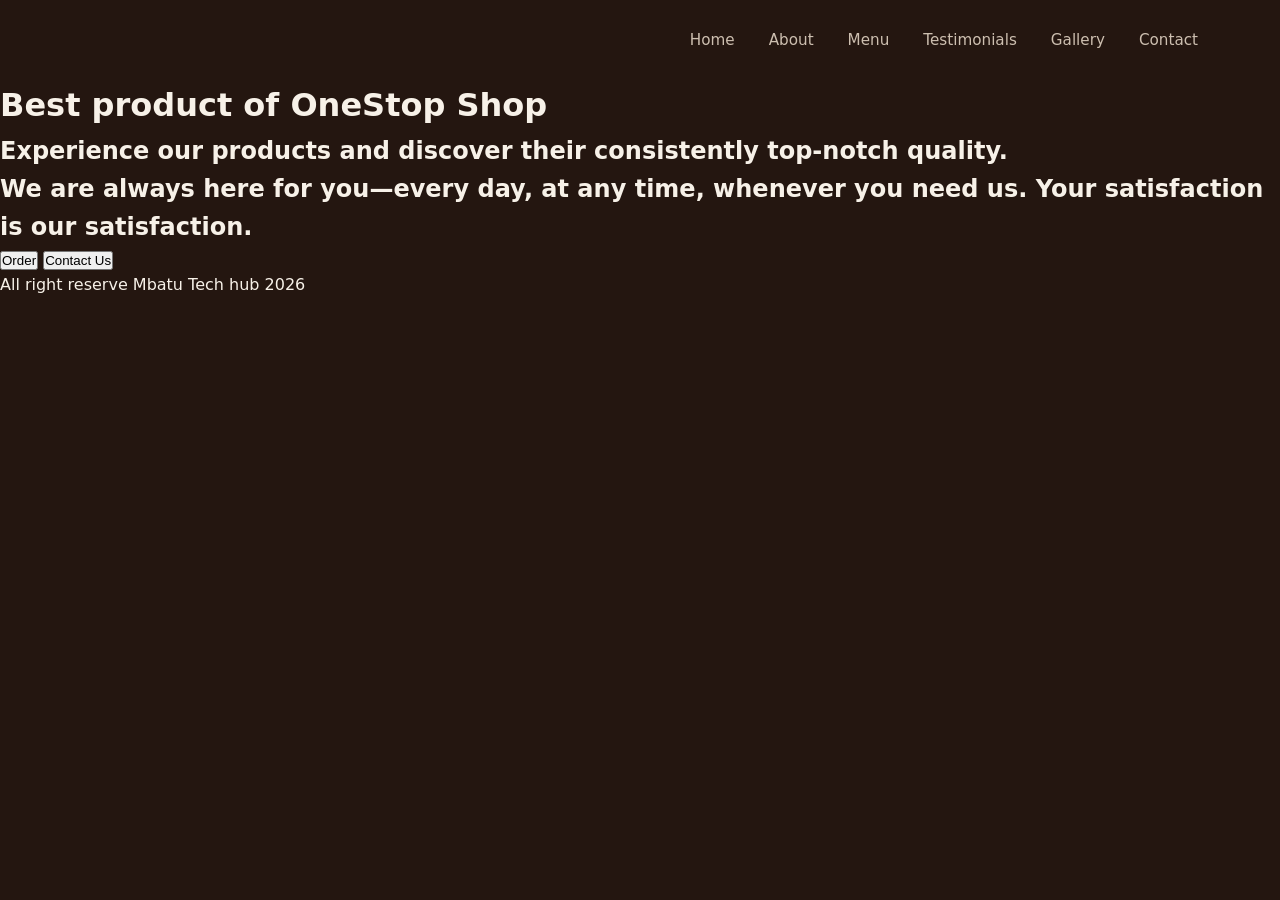
<file: Index.html>
<!DOCTYPE html>
<html lang="en">
<head>
    <meta charset="UTF-8">
    <meta name="viewport" content="width=device-width, initial-scale=1.0">
    <title>OneStop Shop</title>
</head>
<link rel="stylesheet" href="style.css">
<body>
    <header>
        <nav class="navbar">
            <a href="#" class="nav-logo">
                <h2 class="logo-text"></h2>
            </a>
            <ul class="nav-menu">
                <li class="nav-item">
                    <a href="home.html" class="nav-link">Home</a>
                    <li class="nav-item">
                    <a href="#" class="nav-link">About</a>
                    <li class="nav-item">
                    <a href="Menu.html" class="nav-link">Menu</a>
                    <li class="nav-item">
                    <a href="#" class="nav-link">Testimonials</a>
                    <li class="nav-item">
                    <a href="Gallery.html" class="nav-link">Gallery</a>
                    <li class="nav-item">
                    <a href="Contact.html" class="nav-link">Contact</a>

                </li>
            </ul>

        </nav>
        <h1>Best product of OneStop Shop</h1>
        <h2>Experience our products and discover their consistently top-notch quality.
            <p>We are always here for you—every day, at any time, whenever you need us. Your satisfaction is our satisfaction.</p>
        </h2>
        <button>
            <a href="Menu.html">Order</a>
        </button>
        <button>
            <a href="Contact.html">Contact Us</a>
        </button>
        
        
    </header>
    <div>
        <footer>All right reserve Mbatu Tech hub 2026</footer>
    </div>
</body>
</html>
</file>
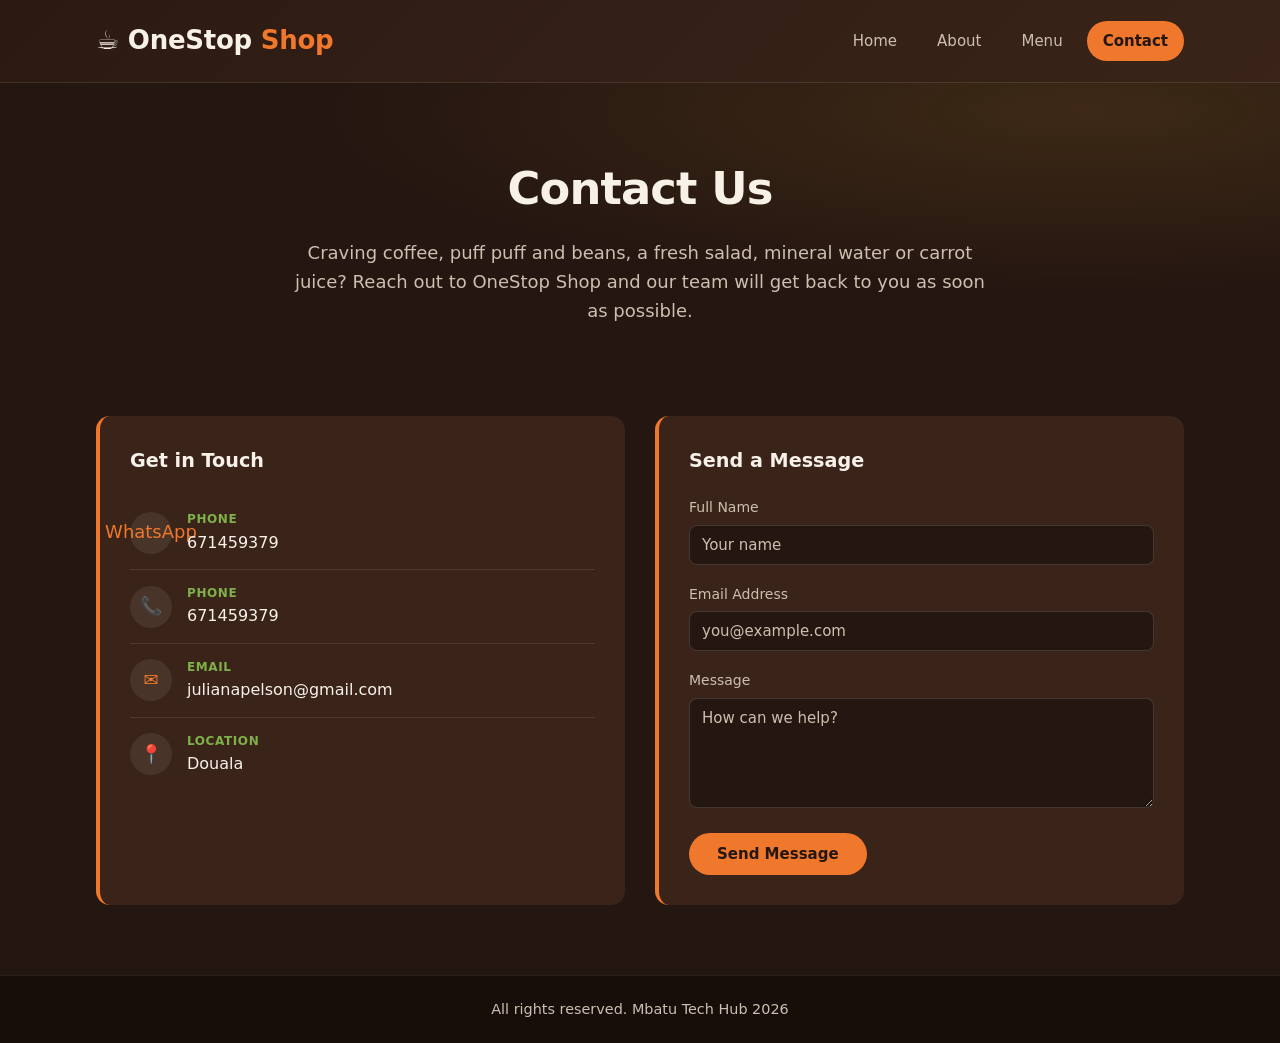
<file: Contact.html>
<!DOCTYPE html>
<html lang="en">
<head>
    <meta charset="UTF-8">
    <meta name="viewport" content="width=device-width, initial-scale=1.0">
    <title>OneStop Shop | Contact</title>
<link rel="stylesheet" href="Contact.css">

</head>

<body>

<header>
    <div class="container">

        <nav>
            <div class="logo">☕ OneStop <span>Shop</span></div>

            <ul>
                <li><a href="index.html">Home</a></li>
                <li><a href="about.html">About</a></li>
                <li><a href="Menu.html">Menu</a></li>
                <li><a href="contact.html" class="active">Contact</a></li>
            </ul>

        </nav>

    </div>
</header>


<section class="page-hero">

    <h1>Contact Us</h1>

    <p>
        Craving coffee, puff puff and beans, a fresh salad, mineral water or carrot juice?
        Reach out to OneStop Shop and our team will get back to you as soon as possible.
    </p>

</section>


<section class="contact-section">

<div class="container">

<div class="contact-wrap">

    <div class="contact-info">
        <h3>Get in Touch</h3>

        <a class="info-row" href="tel:+237671459379">
            <div class="info-icon">WhatsApp</div>
            <div class="info-text">
                <span class="info-label">Phone</span>
                <span class="info-value">671459379</span>
            </div>
        </a>

        <a class="info-row" href="tel:+237671459379">
            <div class="info-icon">&#128222;</div>
            <div class="info-text">
                <span class="info-label">Phone</span>
                <span class="info-value">671459379</span>
            </div>
        </a>

        <a class="info-row" href="mailto:julianapelson@gmail.com">
            <div class="info-icon">&#9993;</div>
            <div class="info-text">
                <span class="info-label">Email</span>
                <span class="info-value">julianapelson@gmail.com</span>
            </div>
        </a>

        <div class="info-row">
            <div class="info-icon">&#128205;</div>
            <div class="info-text">
                <span class="info-label">Location</span>
                <span class="info-value">Douala</span>
            </div>
        </div>
    </div>

    <div class="contact-form">
        <h3>Send a Message</h3>

        <form>
            <div class="form-group">
                <label for="name">Full Name</label>
                <input type="text" id="name" name="name" placeholder="Your name">
            </div>

            <div class="form-group">
                <label for="email">Email Address</label>
                <input type="email" id="email" name="email" placeholder="you@example.com">
            </div>

            <div class="form-group">
                <label for="message">Message</label>
                <textarea id="message" name="message" placeholder="How can we help?"></textarea>
            </div>

            <button type="submit" class="btn">Send Message</button>
        </form>
    </div>

</div>

</div>

</section>


<footer>
    <p>All rights reserved. Mbatu Tech Hub 2026</p>
</footer>

</body>
</html>
</file>
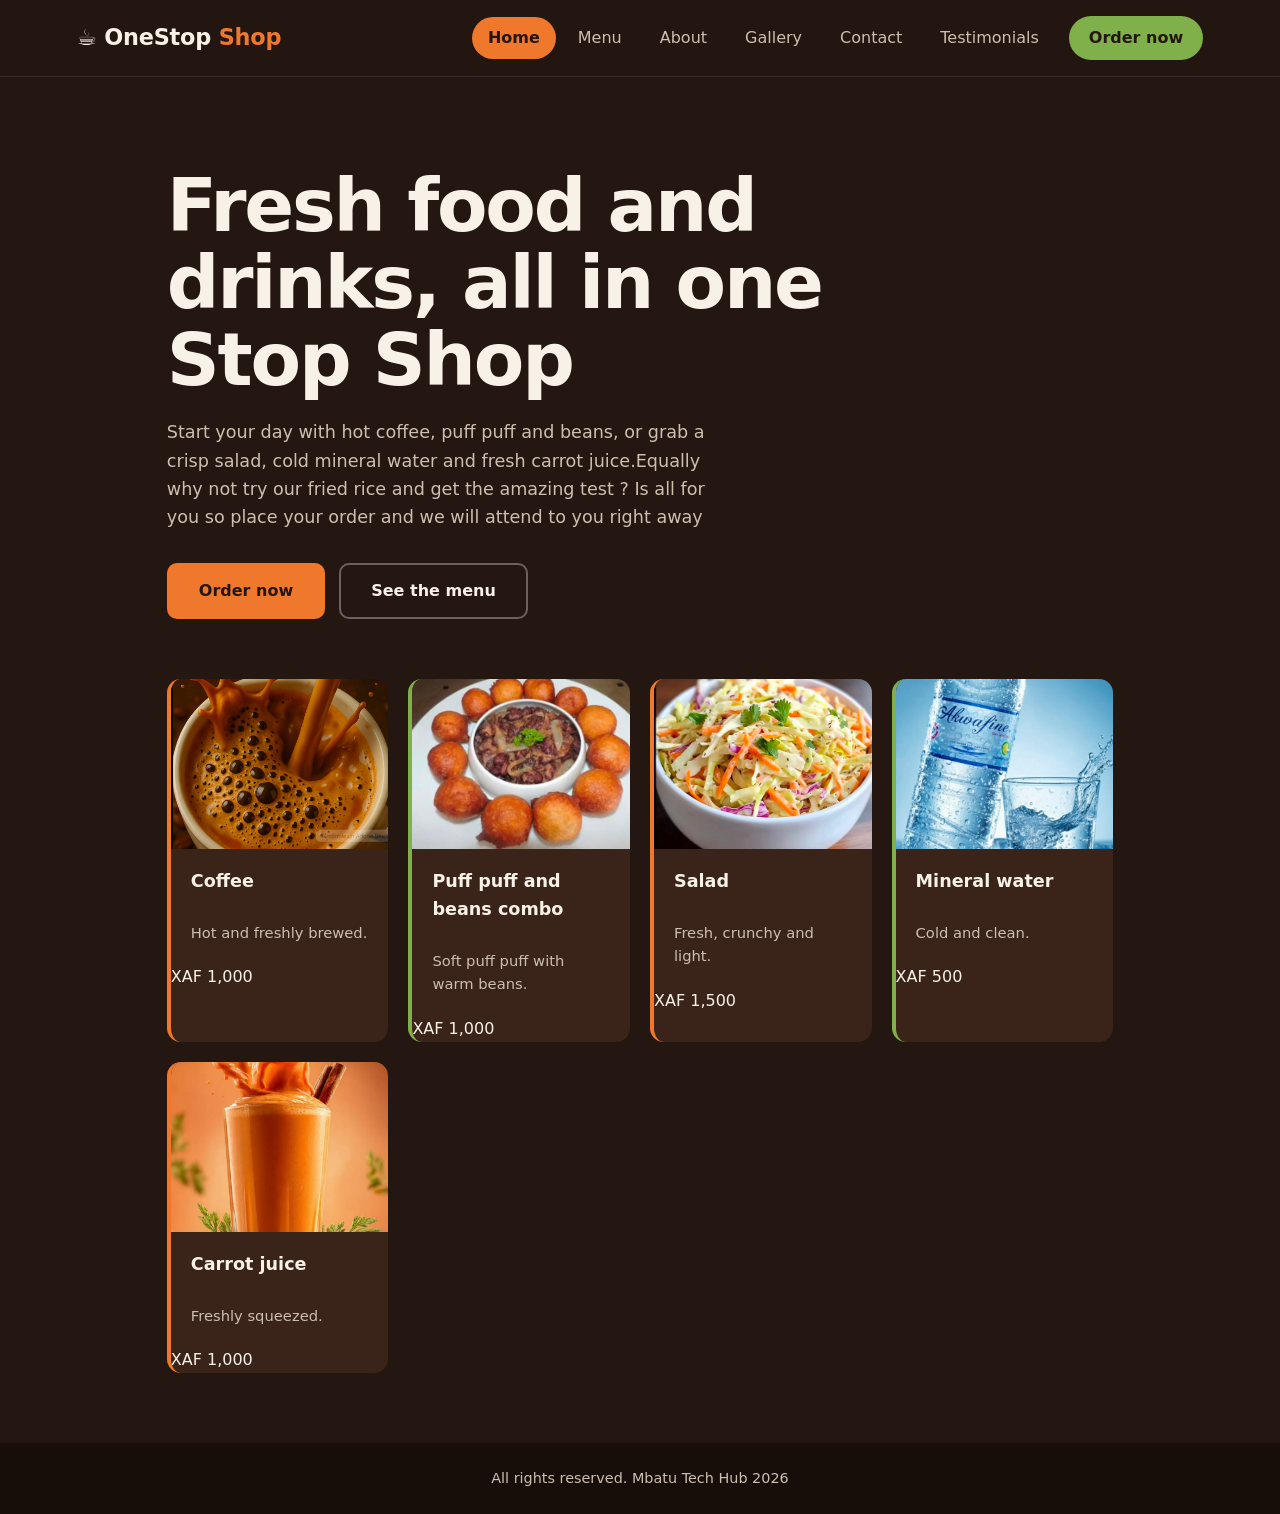
<file: home.html>
<!DOCTYPE html>
<html lang="en">
<head>
    <meta charset="UTF-8">
    <meta name="viewport" content="width=device-width, initial-scale=1.0">
    <title>OneStop Shop | Coffee, Puff Puff & Beans, Salad, Juice</title>
    <style>
        :root {
    --espresso: #241610;
    --roast: #3a2419;
    --carrot: #f0782c;
    --carrot-dark: #d9631e;
    --leaf: #7fb04a;
    --foam: #f7f1e8;
    --muted: #cdbfb0;
}

* { margin: 0; padding: 0; box-sizing: border-box; }

html { scroll-behavior: smooth; }

body {
    font-family: "Trebuchet MS", "Segoe UI", system-ui, sans-serif;
    background: var(--espresso);
    color: var(--foam);
    line-height: 1.6;
}

a { color: inherit; text-decoration: none; }
ul { list-style: none; }

/* NAV */
.navbar {
    position: sticky; top: 0; z-index: 10;
    display: flex; align-items: center; justify-content: space-between;
    padding: 16px 6%;
    background: rgba(36, 22, 16, 0.95);
    border-bottom: 1px solid rgba(247, 241, 232, 0.1);
}
.logo { font-size: 1.4rem; font-weight: 800; letter-spacing: -0.01em; }
.logo span { color: var(--carrot); }

.nav-menu { display: flex; gap: 6px; align-items: center; }
.nav-link {
    display: block; padding: 8px 16px; border-radius: 999px;
    color: var(--muted); transition: background .2s, color .2s;
}
.nav-link:hover { background: rgba(247, 241, 232, 0.1); color: var(--foam); }
.nav-link.active { background: var(--carrot); color: var(--espresso); font-weight: 700; }
.nav-order {
    display: block;
    margin-left: 8px; padding: 9px 20px; border-radius: 999px;
    background: var(--leaf); color: var(--espresso); font-weight: 700;
}

/* Mobile toggle (no JavaScript) */
#nav-toggle { display: none; }
.burger { display: none; cursor: pointer; font-size: 1.7rem; line-height: 1; }

/* HOME */
.home {
    max-width: 1100px; margin: 0 auto;
    padding: 90px 6% 70px;
}
.home h1 {
    font-size: clamp(2.4rem, 7vw, 4.6rem);
    line-height: 1.05; letter-spacing: -0.03em; max-width: 14ch;
}
.home p { margin-top: 20px; max-width: 50ch; color: var(--muted); font-size: 1.1rem; }
.actions { display: flex; flex-wrap: wrap; gap: 14px; margin-top: 32px; }
.btn {
    padding: 13px 30px; border-radius: 10px; font-weight: 700;
    border: 2px solid var(--carrot); cursor: pointer; font-size: 1rem;
}
.btn-primary { background: var(--carrot); color: var(--espresso); }
.btn-outline { background: transparent; color: var(--foam); border-color: rgba(247,241,232,.35); }

/* PRODUCT CARDS + IMAGES */
.products {
    display: grid; gap: 20px; margin-top: 60px;
    grid-template-columns: repeat(auto-fit, minmax(220px, 1fr));
}

.product {
    display: flex;
    flex-direction: column;
    background: var(--roast);
    border-radius: 14px;
    overflow: hidden;
    border-left: 4px solid var(--carrot);
    transition: transform 0.2s ease, box-shadow 0.2s ease;
}
.product:nth-child(even) { border-left-color: var(--leaf); }

.product:hover {
    transform: translateY(-4px);
    box-shadow: 0 14px 28px rgba(0, 0, 0, 0.35);
}

/* Image sits at the top of the card, full-bleed and consistently cropped */
.product img {
    width: 100%;
    height: 170px;
    object-fit: cover;
    object-position: center;
    display: block;
    background: var(--espresso); /* shows while loading, or if the file is missing */
    order: -1; /* renders image above the heading regardless of source order */
}

.product h3 {
    font-size: 1.1rem;
    padding: 18px 20px 0;
}

.product p {
    padding: 6px 20px 20px;
    font-size: .92rem;
    color: var(--muted);
}

/* Card with no image (Carrot juice) still lines up: padding fills the image's place */
.product:not(:has(img)) h3 {
    padding-top: 20px;
}

footer { text-align: center; padding: 24px; font-size: .9rem; color: var(--muted); background: #170e0a; }

:focus-visible { outline: 3px solid var(--carrot); outline-offset: 3px; }

@media (max-width: 760px) {
    .burger { display: block; }
    .nav-menu {
        display: none; position: absolute; top: 100%; left: 0; right: 0;
        flex-direction: column; align-items: stretch; padding: 12px 6% 20px;
        background: var(--espresso); border-bottom: 1px solid rgba(247,241,232,.1);
    }
    #nav-toggle:checked ~ .nav-menu { display: flex; }
    .nav-order { margin: 6px 0 0; text-align: center; }
    .home { padding-top: 60px; }
}
    </style>
</head>
<body>

    <header>
        <nav class="navbar">
            <a href="#home" class="logo">☕ OneStop <span>Shop</span></a>

            <input type="checkbox" id="nav-toggle">
            <label for="nav-toggle" class="burger" aria-label="Toggle menu">&#9776;</label>

            <ul class="nav-menu">
                <li><a href="home.html" class="nav-link active">Home</a></li>
                <li><a href="Menu.html" class="nav-link">Menu</a></li>
                <li><a href="#about" class="nav-link">About</a></li>
                <li><a href="Gallery.html" class="nav-link">Gallery</a></li>
                <li><a href="Contact.html" class="nav-link">Contact</a></li>
                <li><a href="#Testimonials" class="nav-link">Testimonials</a></li>
                <li><a href="Contact.html" class="nav-order">Order now</a></li>
            </ul>
        </nav>
    </header>

    <main>
        <section class="home" id="home">
            <h1>Fresh food and drinks, all in one Stop Shop</h1>
            <p>Start your day with hot coffee, puff puff and beans, or grab a crisp salad, cold mineral water and fresh carrot juice.Equally why not try our fried rice and get the amazing test ? Is all for you so place your order and we will attend to you right away</p>
            <div class="actions">
                <a href="Contact.html" class="btn btn-primary">Order now</a>
                <a href="Menu.html" class="btn btn-outline">See the menu</a>
            </div>

            <div class="products" id="menu">
                <div class="product">
                    <h3>Coffee</h3>
                    <img src="Assets/Coffee.jpeg" alt="">
                    <p>Hot and freshly brewed.</p><span>XAF 1,000</span>
                </div>
                <div class="product">
                    <h3>Puff puff and beans combo</h3>
                    <img src="Assets/puff combo.jpeg" alt="">
                    <p>Soft puff puff with warm beans.</p><span>XAF 1,000</span>
                </div>
                <div class="product">
                    <h3>Salad</h3>
                    <img src="Assets/Salad.jpeg" alt="">
                    <p>Fresh, crunchy and light.</p><span>XAF 1,500</span>
                </div>
                <div class="product">
                    <h3>Mineral water</h3>
                    <img src="Assets/Mineral water.jpeg" alt="">
                    <p>Cold and clean.</p><span>XAF 500</span>
                </div>
                <div class="product">
                    <h3>Carrot juice</h3>
                    <img src="Assets/Carrot 1.jpeg" alt="">
                    <p>Freshly squeezed.</p><span>XAF 1,000</span>
                </div>
            </div>
        </section>
    </main>

    <footer>All rights reserved. Mbatu Tech Hub 2026</footer>

</body>
</html>
</file>
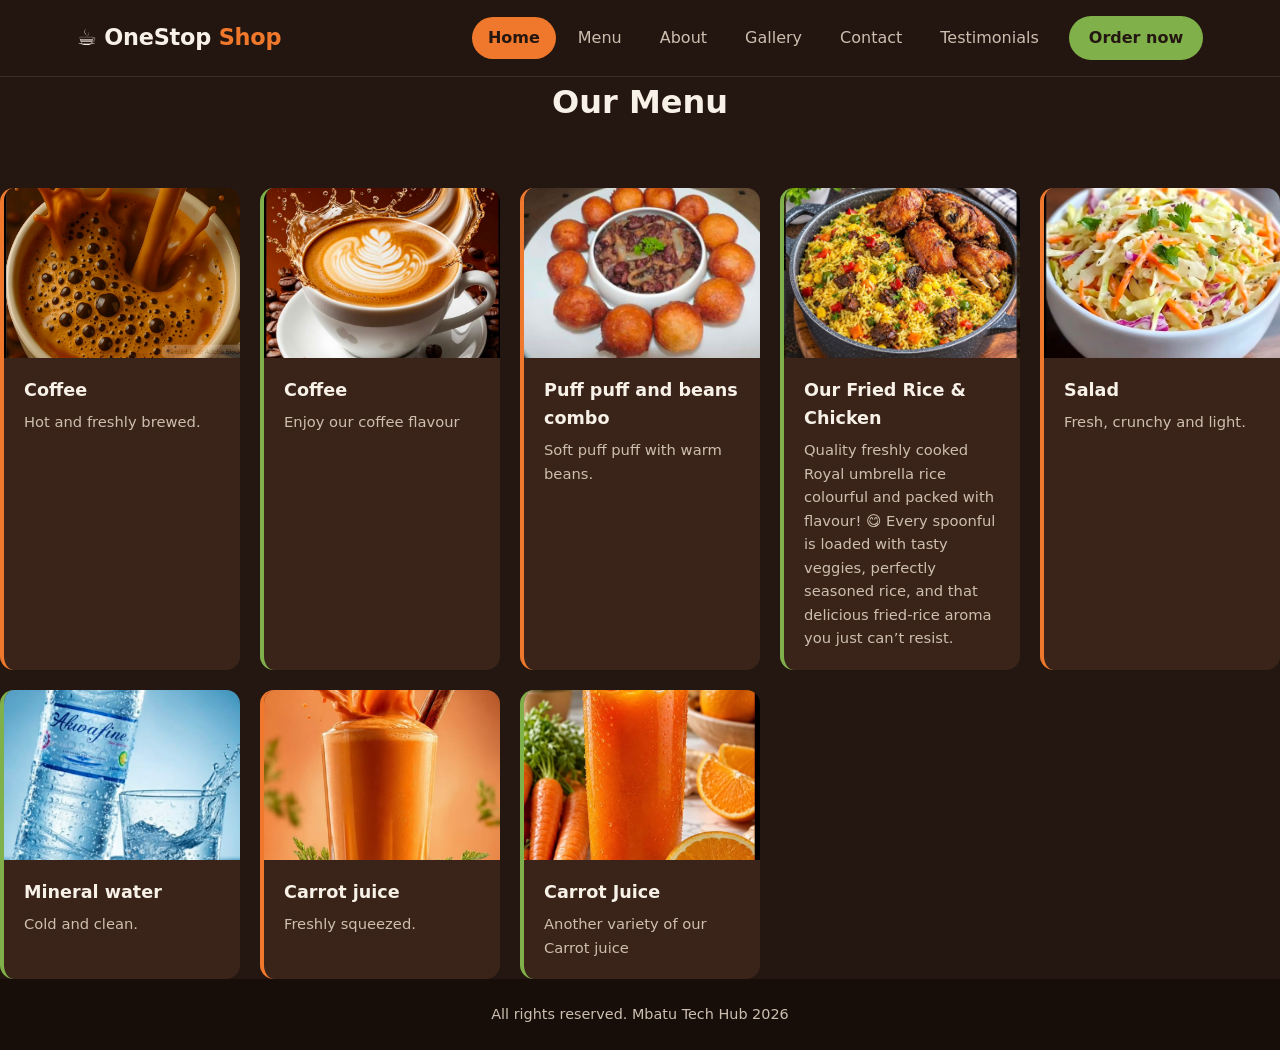
<file: Menu.html>
<!DOCTYPE html>
<html lang="en">
<head>
    <meta charset="UTF-8">
    <meta name="viewport" content="width=device-width, initial-scale=1.0">
    <title>OneStop Shop | Coffee, Puff Puff & Beans, Salad, Juice</title>
</head>
<link rel="stylesheet" href="menu.css">
<body>
    <header>
        <nav class="navbar">
            <a href="#home" class="logo">☕ OneStop <span>Shop</span></a>


            <input type="checkbox" id="nav-toggle">
            <label for="nav-toggle" class="burger" aria-label="Toggle menu">&#9776;</label>

            <ul class="nav-menu">
                <li><a href="home.html" class="nav-link active">Home</a></li>
                <li><a href="Menu.html" class="nav-link">Menu</a></li>
                <li><a href="#about" class="nav-link">About</a></li>
                <li><a href="Gallery.html" class="nav-link">Gallery</a></li>
                <li><a href="Contact.html" class="nav-link">Contact</a></li>
                <li><a href="#Testimonials" class="nav-link">Testimonials</a></li>
                <li><a href="#order" class="nav-order">Order now</a></li>
            </ul>
        </nav>

    </header>
    <h1 style="text-align: center;">Our Menu</h1>
<div class="products" id="menu">
                <div class="product">
                    <h3>Coffee</h3>
                    <img src="Assets/Coffee.jpeg" alt="">
                    <p>Hot and freshly brewed.</p>
                </div>
                <div class="product">
                    <h3>Coffee</h3>
                    <img src="Assets/Best coffee.jpeg" alt="">
                    <p>Enjoy our coffee flavour</p>
                </div>
                <div class="product">
                    <h3>Puff puff and beans combo</h3>
                    <img src="Assets/puff combo.jpeg" alt="">
                    <p>Soft puff puff with warm beans.</p>
                </div>
                <div class="product">
                    <h3>Our Fried Rice & Chicken</h3>
                    <img src="Assets/Fried rice 1.jpeg" alt="">
                    <p>Quality freshly cooked Royal umbrella rice colourful and packed with flavour! 😋 Every spoonful is loaded with tasty veggies, perfectly seasoned rice, and that delicious fried-rice aroma you just can’t resist.</p>
                </div>
                <div class="product">
                    <h3>Salad</h3>
                    <img src="Assets/Salad.jpeg" alt="">
                    <p>Fresh, crunchy and light.</p>
                </div>
                <div class="product">
                    <h3>Mineral water</h3>
                    <img src="Assets/Mineral water.jpeg" alt="">
                    <p>Cold and clean.</p>
                </div>
                <div class="product">
                    <h3>Carrot juice</h3>
                    <img src="Assets/Carrot 1.jpeg" alt="">
                    <p>Freshly squeezed.</p>
                </div>
                <div class="product">
                    <h3>Carrot Juice</h3>
                    <img src="Assets/carrot 2.jpeg" alt="">
                    <p>Another variety of our Carrot juice</p>

                </div>
            </div>
        </section>
    </main>

    <footer>All rights reserved. Mbatu Tech Hub 2026</footer>
</body>
</html>
</file>
<file: style.css>
:root {
    --espresso: #241610;
    --roast: #3a2419;
    --carrot: #f0782c;
    --carrot-dark: #d9631e;
    --leaf: #7fb04a;
    --foam: #f7f1e8;
    --muted: #cdbfb0;
}

* { margin: 0; padding: 0; box-sizing: border-box; }

html { scroll-behavior: smooth; }

body {
    font-family: "Trebuchet MS", "Segoe UI", system-ui, sans-serif;
    color: var(--foam);
    background: var(--espresso);
    line-height: 1.6;
    min-height: 100vh;
    display: flex;
    flex-direction: column;
}

a { text-decoration: none; color: inherit; }
ul { list-style: none; }

/* Hero fills the screen */
.hero {
    flex: 1;
    display: flex;
    flex-direction: column;
    background:
        radial-gradient(ellipse at 85% 10%, rgba(242, 120, 44, 0.16), transparent 50%),
        linear-gradient(160deg, var(--roast), var(--espresso));
}

/* Navbar */
.navbar {
    display: flex;
    align-items: center;
    justify-content: space-between;
    gap: 24px;
    width: 100%;
    max-width: 1200px;
    margin: 0 auto;
    padding: 20px 28px;
    flex-wrap: wrap;
}

.nav-logo {
    display: flex;
    align-items: center;
    flex-shrink: 0;
}

.logo-img {
    display: block;
    width: 46px;
    height: 46px;
    border-radius: 50%;
    object-fit: cover;
    border: 2px solid var(--carrot);
    background: var(--roast);
    transition: transform 0.2s, border-color 0.2s;
}

.nav-logo:hover .logo-img {
    transform: scale(1.05);
    border-color: var(--foam);
}

.nav-menu {
    display: flex;
    flex-wrap: wrap;
    gap: 6px;
}

.nav-link {
    display: block;
    padding: 8px 14px;
    border-radius: 999px;
    font-size: 0.95rem;
    color: var(--muted);
    transition: background 0.2s, color 0.2s;
}

.nav-link:hover,
.nav-link:focus-visible {
    background: rgba(247, 241, 232, 0.1);
    color: var(--foam);
}

.nav-link.active {
    background: var(--carrot);
    color: var(--espresso);
    font-weight: 700;
}

/* Hero content */
.hero-content {
    flex: 1;
    display: flex;
    flex-direction: column;
    justify-content: center;
    align-items: flex-start;
    width: 100%;
    max-width: 1200px;
    margin: 0 auto;
    padding: 40px 28px 96px;
}

.hero-content h1 {
    max-width: 14ch;
    font-size: clamp(2.6rem, 8vw, 5.5rem);
    font-weight: 800;
    line-height: 1.02;
    letter-spacing: -0.035em;
}

.hero-content h2 {
    margin-top: 28px;
    font-size: clamp(1.15rem, 2.4vw, 1.5rem);
    font-weight: 600;
    color: var(--carrot);
}

.hero-content p {
    margin-top: 12px;
    max-width: 52ch;
    font-size: 1.05rem;
    color: var(--muted);
}

/* Buttons */
.hero-actions {
    display: flex;
    flex-wrap: wrap;
    gap: 14px;
    margin-top: 36px;
}

.btn {
    font-family: inherit;
    font-size: 1rem;
    font-weight: 700;
    padding: 14px 32px;
    border-radius: 999px;
    cursor: pointer;
    transition: transform 0.15s, background 0.2s, border-color 0.2s;
}

.btn:active { transform: translateY(1px); }

.btn-primary {
    background: var(--carrot);
    color: var(--espresso);
    border: 2px solid var(--carrot);
}
.btn-primary:hover { background: var(--carrot-dark); border-color: var(--carrot-dark); }

.btn-secondary {
    background: transparent;
    color: var(--foam);
    border: 2px solid rgba(247, 241, 232, 0.35);
}
.btn-secondary:hover { border-color: var(--foam); }

:focus-visible {
    outline: 3px solid var(--carrot);
    outline-offset: 3px;
}

/* Footer */
.site-footer {
    padding: 22px 28px;
    text-align: center;
    font-size: 0.9rem;
    color: var(--muted);
    background: #170e0a;
    border-top: 1px solid rgba(247, 241, 232, 0.08);
}

/* Mobile */
@media (max-width: 720px) {
    .navbar { flex-direction: column; align-items: flex-start; padding: 20px; }
    .nav-menu { margin-left: -14px; }
    .hero-content { padding: 32px 20px 64px; }
}

@media (prefers-reduced-motion: reduce) {
    * { transition: none !important; scroll-behavior: auto !important; }
}
</file>
<file: Contact.css>
:root {
            --espresso: #241610;
            --roast: #3a2419;
            --carrot: #f0782c;
            --leaf: #7fb04a;
            --foam: #f7f1e8;
            --muted: #cdbfb0;
        }

        * {
            margin: 0;
            padding: 0;
            box-sizing: border-box;
            font-family: "Trebuchet MS", "Segoe UI", system-ui, sans-serif;
        }

        body {
            background-color: var(--espresso);
            color: var(--foam);
            line-height: 1.6;
        }

        a { color: inherit; }

        header {
            background: linear-gradient(135deg, #2c1a12, var(--roast));
            border-bottom: 1px solid rgba(247, 241, 232, 0.1);
            padding: 20px 0;
        }

        .container {
            width: 85%;
            max-width: 1100px;
            margin: auto;
        }

        nav {
            display: flex;
            justify-content: space-between;
            align-items: center;
        }

        .logo {
            font-size: 26px;
            font-weight: 800;
            letter-spacing: -0.01em;
        }
        .logo span { color: var(--carrot); }

        nav ul {
            list-style: none;
            display: flex;
            gap: 8px;
        }

        nav ul li a {
            display: block;
            padding: 8px 16px;
            border-radius: 999px;
            color: var(--muted);
            text-decoration: none;
            font-size: 15px;
            transition: background .2s, color .2s;
        }

        nav ul li a:hover {
            background: rgba(247, 241, 232, 0.1);
            color: var(--foam);
        }

        nav ul li a.active {
            background: var(--carrot);
            color: var(--espresso);
            font-weight: 700;
        }

        .page-hero {
            text-align: center;
            padding: 70px 20px 40px;
            background:
                radial-gradient(ellipse at 85% 10%, rgba(242, 180, 65, 0.12), transparent 50%),
                var(--espresso);
        }

        .page-hero h1 {
            font-size: clamp(2rem, 5vw, 2.8rem);
            color: var(--foam);
            letter-spacing: -0.02em;
            margin-bottom: 15px;
        }

        .page-hero p {
            font-size: 18px;
            max-width: 700px;
            margin: auto;
            color: var(--muted);
        }

        .contact-section {
            padding: 50px 0 70px;
        }

        .contact-wrap {
            display: flex;
            gap: 30px;
            flex-wrap: wrap;
        }

        .contact-info,
        .contact-form {
            background: var(--roast);
            padding: 30px;
            flex: 1;
            min-width: 260px;
            border-radius: 14px;
            border-left: 4px solid var(--carrot);
        }

        .contact-info h3,
        .contact-form h3 {
            color: var(--foam);
            margin-bottom: 20px;
            font-size: 1.2rem;
        }

        .info-row {
            display: flex;
            align-items: center;
            gap: 15px;
            padding: 14px 0;
            border-bottom: 1px solid rgba(247, 241, 232, 0.1);
            text-decoration: none;
            color: var(--foam);
        }

        .info-row:last-child {
            border-bottom: none;
        }

        .info-icon {
            width: 42px;
            height: 42px;
            flex-shrink: 0;
            border-radius: 50%;
            background: rgba(247, 241, 232, 0.08);
            display: flex;
            align-items: center;
            justify-content: center;
            font-size: 18px;
            color: var(--carrot);
        }

        .info-text {
            display: flex;
            flex-direction: column;
        }

        .info-label {
            font-size: 12px;
            text-transform: uppercase;
            letter-spacing: 0.05em;
            color: var(--leaf);
            font-weight: bold;
        }

        .info-value {
            font-size: 16px;
            color: var(--foam);
        }

        .form-group {
            margin-bottom: 18px;
        }

        .form-group label {
            display: block;
            margin-bottom: 6px;
            font-size: 14px;
            color: var(--muted);
        }

        .form-group input,
        .form-group textarea {
            width: 100%;
            padding: 10px 12px;
            background: var(--espresso);
            border: 1px solid rgba(247, 241, 232, 0.15);
            border-radius: 8px;
            font-size: 15px;
            font-family: inherit;
            color: var(--foam);
        }

        .form-group input::placeholder,
        .form-group textarea::placeholder {
            color: var(--muted);
        }

        .form-group input:focus,
        .form-group textarea:focus {
            outline: none;
            border-color: var(--carrot);
        }

        .form-group textarea {
            resize: vertical;
            min-height: 110px;
        }

        .btn {
            display: inline-block;
            padding: 12px 28px;
            background: var(--carrot);
            color: var(--espresso);
            text-decoration: none;
            border: none;
            border-radius: 999px;
            font-size: 15px;
            font-weight: 700;
            cursor: pointer;
            transition: background .2s;
        }

        .btn:hover {
            background: #d9631e;
        }

        :focus-visible {
            outline: 3px solid var(--carrot);
            outline-offset: 3px;
        }

        footer {
            background: #170e0a;
            color: var(--muted);
            text-align: center;
            padding: 22px;
            font-size: 0.9rem;
            border-top: 1px solid rgba(247, 241, 232, 0.08);
        }

        @media(max-width: 768px) {

            nav {
                flex-direction: column;
                align-items: flex-start;
                gap: 12px;
            }

            nav ul {
                flex-wrap: wrap;
            }

            .contact-wrap {
                flex-direction: column;
            }

            .page-hero h1 {
                font-size: 1.8rem;
            }
        }
</file>
<file: menu.css>
:root {
    --espresso: #241610;
    --roast: #3a2419;
    --carrot: #f0782c;
    --carrot-dark: #d9631e;
    --leaf: #7fb04a;
    --foam: #f7f1e8;
    --muted: #cdbfb0;
}

* { margin: 0; padding: 0; box-sizing: border-box; }

html { scroll-behavior: smooth; }

body {
    font-family: "Trebuchet MS", "Segoe UI", system-ui, sans-serif;
    background: var(--espresso);
    color: var(--foam);
    line-height: 1.6;
}

a { color: inherit; text-decoration: none; }
ul { list-style: none; }

/* NAV */
.navbar {
    position: sticky; top: 0; z-index: 10;
    display: flex; align-items: center; justify-content: space-between;
    padding: 16px 6%;
    background: rgba(36, 22, 16, 0.95);
    border-bottom: 1px solid rgba(247, 241, 232, 0.1);
}
.logo { font-size: 1.4rem; font-weight: 800; letter-spacing: -0.01em; }
.logo span { color: var(--carrot); }

.nav-menu { display: flex; gap: 6px; align-items: center; }
.nav-link {
    display: block; padding: 8px 16px; border-radius: 999px;
    color: var(--muted); transition: background .2s, color .2s;
}
.nav-link:hover { background: rgba(247, 241, 232, 0.1); color: var(--foam); }
.nav-link.active { background: var(--carrot); color: var(--espresso); font-weight: 700; }
.nav-order {
    display: block;
    margin-left: 8px; padding: 9px 20px; border-radius: 999px;
    background: var(--leaf); color: var(--espresso); font-weight: 700;
}

/* Mobile toggle (no JavaScript) */
#nav-toggle { display: none; }
.burger { display: none; cursor: pointer; font-size: 1.7rem; line-height: 1; }

/* PAGE HERO (used on Menu, Gallery, etc.) */
.page-hero {
    text-align: center;
    padding: 60px 6% 10px;
    max-width: 900px;
    margin: 0 auto;
}
.page-hero h1 {
    font-size: clamp(2rem, 6vw, 3.2rem);
    letter-spacing: -0.02em;
}
.page-hero p {
    margin-top: 14px;
    color: var(--muted);
    font-size: 1.05rem;
}

/* HOME */
.home {
    max-width: 1100px; margin: 0 auto;
    padding: 90px 6% 70px;
}
.home h1 {
    font-size: clamp(2.4rem, 7vw, 4.6rem);
    line-height: 1.05; letter-spacing: -0.03em; max-width: 14ch;
}
.home p { margin-top: 20px; max-width: 50ch; color: var(--muted); font-size: 1.1rem; }
.actions { display: flex; flex-wrap: wrap; gap: 14px; margin-top: 32px; }
.btn {
    padding: 13px 30px; border-radius: 10px; font-weight: 700;
    border: 2px solid var(--carrot); cursor: pointer; font-size: 1rem;
}
.btn-primary { background: var(--carrot); color: var(--espresso); }
.btn-outline { background: transparent; color: var(--foam); border-color: rgba(247,241,232,.35); }

/* PRODUCT CARDS + IMAGES */
.products {
    display: grid; gap: 20px; margin-top: 60px;
    grid-template-columns: repeat(auto-fit, minmax(220px, 1fr));
}

/* When .products is used as its own page section (not nested in .home),
   e.g. on the Menu page, it needs its own width and spacing. */
main > .products {
    max-width: 1100px;
    margin: 40px auto 0;
    padding: 0 6% 80px;
}

.product {
    display: flex;
    flex-direction: column;
    background: var(--roast);
    border-radius: 14px;
    overflow: hidden;
    border-left: 4px solid var(--carrot);
    transition: transform 0.2s ease, box-shadow 0.2s ease;
}
.product:nth-child(even) { border-left-color: var(--leaf); }

.product:hover {
    transform: translateY(-4px);
    box-shadow: 0 14px 28px rgba(0, 0, 0, 0.35);
}

/* Image sits at the top of the card, full-bleed and consistently cropped */
.product img {
    width: 100%;
    height: 170px;
    object-fit: cover;
    object-position: center;
    display: block;
    background: var(--espresso); /* shows while loading, or if the file is missing */
    order: -1; /* renders image above the heading regardless of source order */
}

.product h3 {
    font-size: 1.1rem;
    padding: 18px 20px 0;
}

.product p {
    padding: 6px 20px 20px;
    font-size: .92rem;
    color: var(--muted);
    flex: 1;
}

/* Keep cards the same height in a row even when one description runs long */
.products .product {
    height: 100%;
}

/* Card with no image (Carrot juice) still lines up: padding fills the image's place */
.product:not(:has(img)) h3 {
    padding-top: 20px;
}

footer { text-align: center; padding: 24px; font-size: .9rem; color: var(--muted); background: #170e0a; }

:focus-visible { outline: 3px solid var(--carrot); outline-offset: 3px; }

@media (max-width: 760px) {
    .burger { display: block; }
    .nav-menu {
        display: none; position: absolute; top: 100%; left: 0; right: 0;
        flex-direction: column; align-items: stretch; padding: 12px 6% 20px;
        background: var(--espresso); border-bottom: 1px solid rgba(247,241,232,.1);
    }
    #nav-toggle:checked ~ .nav-menu { display: flex; }
    .nav-order { margin: 6px 0 0; text-align: center; }
    .home { padding-top: 60px; }
}
</file>
